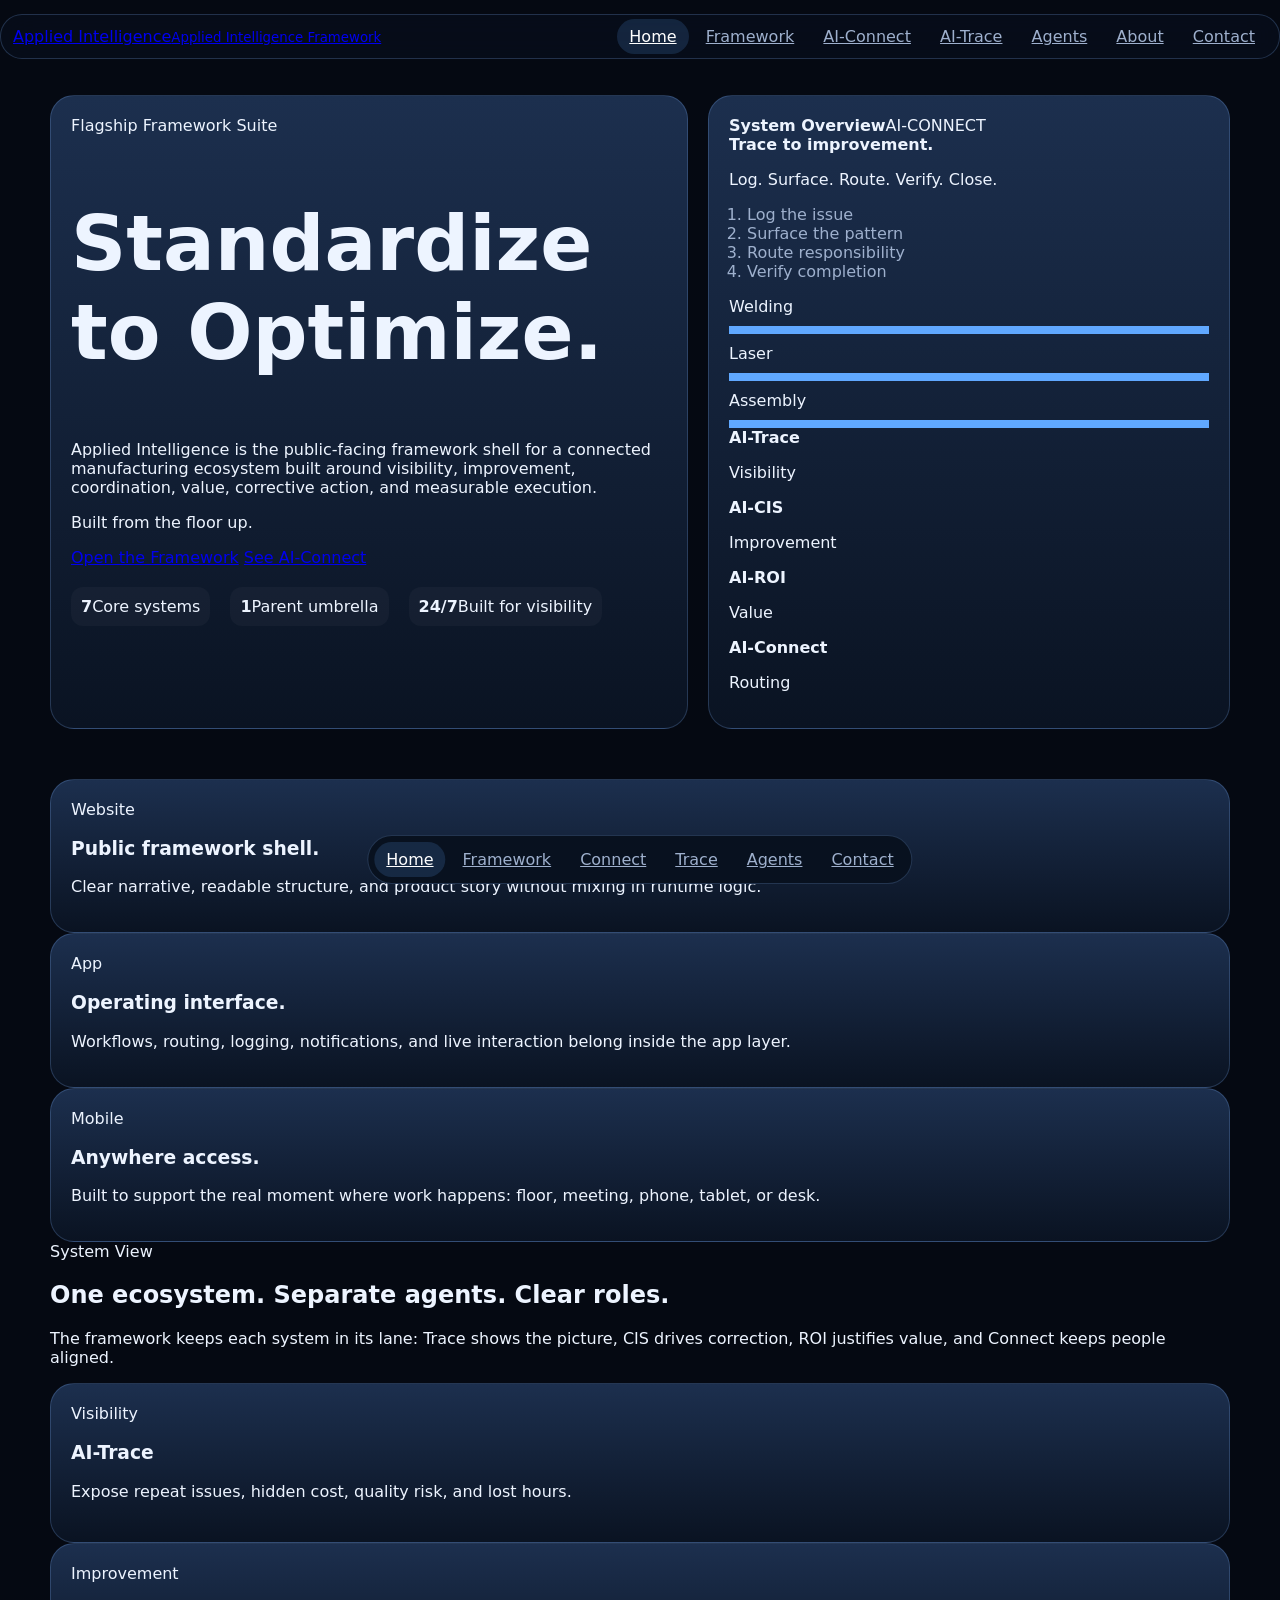
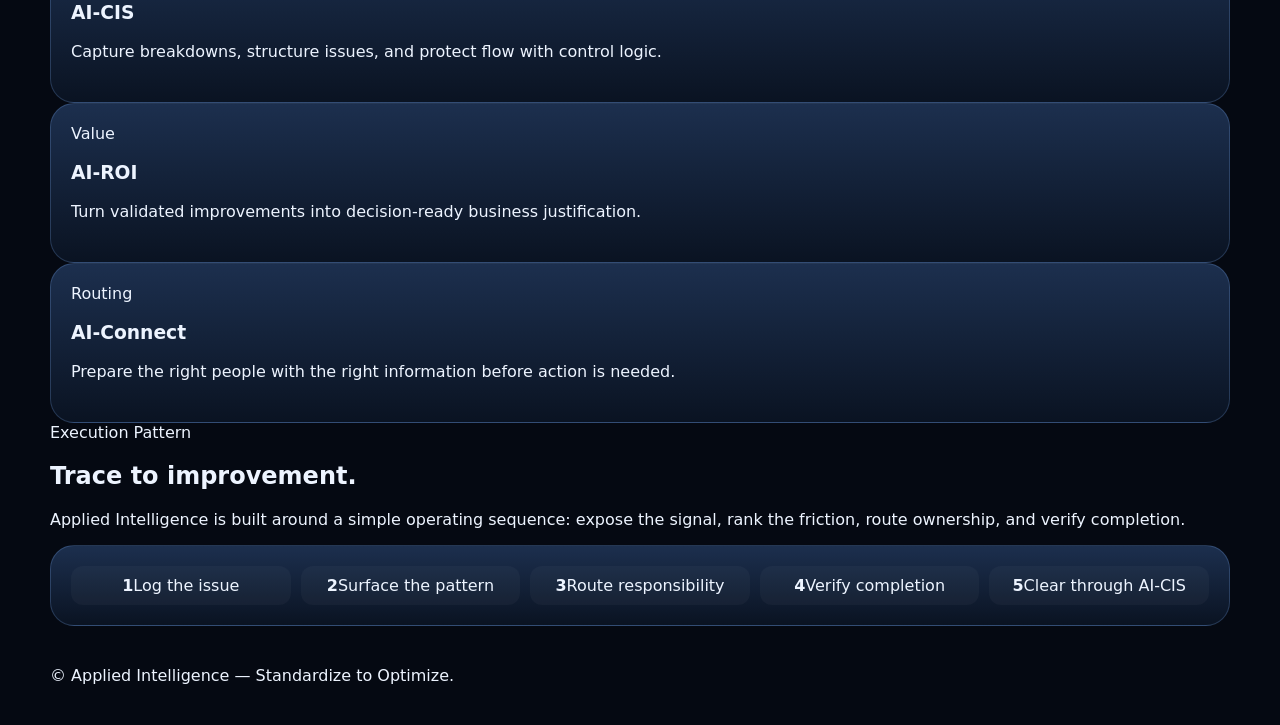
<file: index.html>
<!doctype html>
<html lang="en">
<head>
  <meta charset="UTF-8" />
  <meta name="viewport" content="width=device-width, initial-scale=1.0" />
  <title>Applied Intelligence — Standardize to Optimize</title>
  <meta name="description" content="Applied Intelligence is the public framework shell for connected manufacturing visibility, coordination, improvement, and measurable execution." />
  <link rel="stylesheet" href="style.css" />
</head>
<body>
  <header class="glass-nav">
    <div class="nav-inner">
      <a class="brand" href="index.html"><span class="brand-mark" aria-hidden="true"></span><span>Applied Intelligence<small>Applied Intelligence Framework</small></span></a>
      <nav class="nav-links" aria-label="Primary">
        <a class="active" href="index.html">Home</a>
        <a href="framework.html">Framework</a>
        <a href="ai-connect.html">AI-Connect</a>
        <a href="ai-trace.html">AI-Trace</a>
        <a href="agents.html">Agents</a>
        <a href="about.html">About</a>
        <a href="contact.html">Contact</a>
      </nav>
    </div>
  </header>

  <main class="container">
    <section class="hero dashboard-hero">
      <div class="panel hero-copy">
        <span class="eyebrow">Flagship Framework Suite</span>
        <h1>Standardize to Optimize.</h1>
        <p class="lead">Applied Intelligence is the public-facing framework shell for a connected manufacturing ecosystem built around visibility, improvement, coordination, value, corrective action, and measurable execution.</p>
        <p class="support-line">Built from the floor up.</p>
        <div class="hero-actions">
          <a class="btn primary" href="framework.html">Open the Framework</a>
          <a class="btn" href="ai-connect.html">See AI-Connect</a>
        </div>
        <div class="stat-strip">
          <div><strong>7</strong><span>Core systems</span></div>
          <div><strong>1</strong><span>Parent umbrella</span></div>
          <div><strong>24/7</strong><span>Built for visibility</span></div>
        </div>
      </div>

      <aside class="panel showcase" aria-label="Dashboard style system preview">
        <div class="device-shell">
          <div class="device-top"><strong>System Overview</strong><span>AI-CONNECT</span></div>
          <div class="device-grid">
            <div class="device-card tall">
              <strong>Trace to improvement.</strong>
              <p class="muted">Log. Surface. Route. Verify. Close.</p>
              <ol class="device-list">
                <li>Log the issue</li><li>Surface the pattern</li><li>Route responsibility</li><li>Verify completion</li>
              </ol>
              <div class="bars labeled">
                <div><span>Welding</span><div class="bar"><i style="--w: 92%"></i></div></div>
                <div><span>Laser</span><div class="bar"><i style="--w: 76%"></i></div></div>
                <div><span>Assembly</span><div class="bar"><i style="--w: 48%"></i></div></div>
              </div>
            </div>
            <div class="device-card"><strong>AI-Trace</strong><p class="muted">Visibility</p></div>
            <div class="device-card"><strong>AI-CIS</strong><p class="muted">Improvement</p></div>
            <div class="device-card"><strong>AI-ROI</strong><p class="muted">Value</p></div>
            <div class="device-card"><strong>AI-Connect</strong><p class="muted">Routing</p></div>
          </div>
        </div>
      </aside>
    </section>

    <section class="section system-band">
      <div class="grid three">
        <article class="card color-blue"><span class="tag">Website</span><h3>Public framework shell.</h3><p>Clear narrative, readable structure, and product story without mixing in runtime logic.</p></article>
        <article class="card color-teal"><span class="tag">App</span><h3>Operating interface.</h3><p>Workflows, routing, logging, notifications, and live interaction belong inside the app layer.</p></article>
        <article class="card color-copper"><span class="tag">Mobile</span><h3>Anywhere access.</h3><p>Built to support the real moment where work happens: floor, meeting, phone, tablet, or desk.</p></article>
      </div>
    </section>

    <section class="section">
      <div class="section-head">
        <div><span class="badge">System View</span><h2>One ecosystem. Separate agents. Clear roles.</h2></div>
        <p>The framework keeps each system in its lane: Trace shows the picture, CIS drives correction, ROI justifies value, and Connect keeps people aligned.</p>
      </div>
      <div class="grid four agent-grid">
        <article class="card color-blue"><span class="tag">Visibility</span><h3>AI-Trace</h3><p>Expose repeat issues, hidden cost, quality risk, and lost hours.</p></article>
        <article class="card color-copper"><span class="tag">Improvement</span><h3>AI-CIS</h3><p>Capture breakdowns, structure issues, and protect flow with control logic.</p></article>
        <article class="card color-green"><span class="tag">Value</span><h3>AI-ROI</h3><p>Turn validated improvements into decision-ready business justification.</p></article>
        <article class="card color-teal"><span class="tag">Routing</span><h3>AI-Connect</h3><p>Prepare the right people with the right information before action is needed.</p></article>
      </div>
    </section>

    <section class="section">
      <div class="section-head"><div><span class="badge">Execution Pattern</span><h2>Trace to improvement.</h2></div><p>Applied Intelligence is built around a simple operating sequence: expose the signal, rank the friction, route ownership, and verify completion.</p></div>
      <div class="process-card panel">
        <div><strong>1</strong><span>Log the issue</span></div>
        <div><strong>2</strong><span>Surface the pattern</span></div>
        <div><strong>3</strong><span>Route responsibility</span></div>
        <div><strong>4</strong><span>Verify completion</span></div>
        <div><strong>5</strong><span>Clear through AI-CIS</span></div>
      </div>
    </section>
  </main>

  <nav class="dock" aria-label="Quick navigation">
    <a class="active" href="index.html">Home</a>
    <a href="framework.html">Framework</a>
    <a href="ai-connect.html">Connect</a>
    <a href="ai-trace.html">Trace</a>
    <a href="agents.html">Agents</a>
    <a href="contact.html">Contact</a>
  </nav>

  <footer class="container">© Applied Intelligence — Standardize to Optimize.</footer>
</body>
</html>
</file>
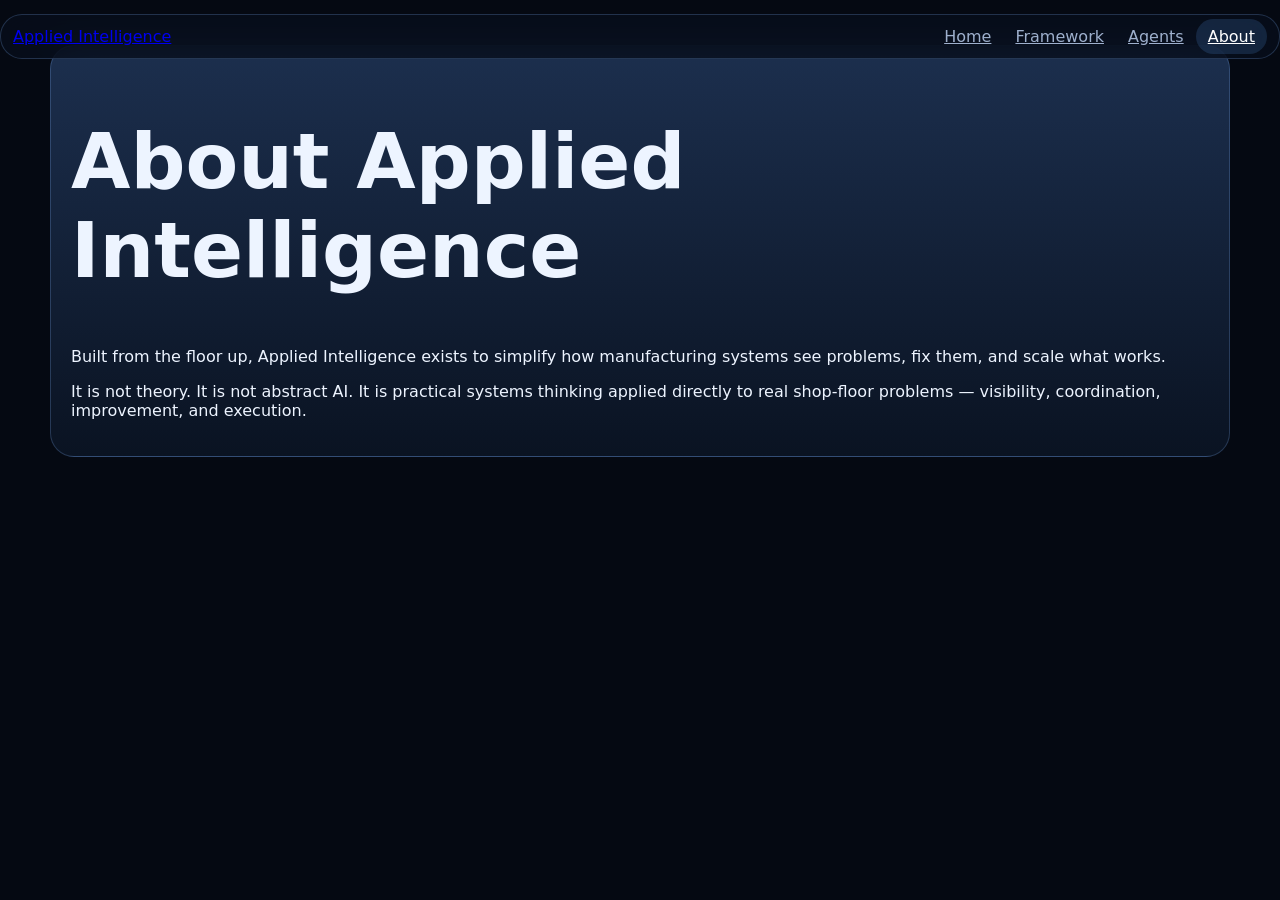
<file: about.html>
<!doctype html><html lang="en"><head><meta charset="UTF-8"><meta name="viewport" content="width=device-width, initial-scale=1.0"><title>About — Applied Intelligence</title><link rel="stylesheet" href="style.css"></head><body><header class="glass-nav"><div class="nav-inner"><a class="brand" href="index.html">Applied Intelligence</a><nav class="nav-links"><a href="index.html">Home</a><a href="framework.html">Framework</a><a href="agents.html">Agents</a><a class="active" href="about.html">About</a></nav></div></header><main class="container page-main"><div class="card"><h1>About Applied Intelligence</h1><p class="muted">Built from the floor up, Applied Intelligence exists to simplify how manufacturing systems see problems, fix them, and scale what works.</p><p>It is not theory. It is not abstract AI. It is practical systems thinking applied directly to real shop-floor problems — visibility, coordination, improvement, and execution.</p></div></main></body></html>
</file>
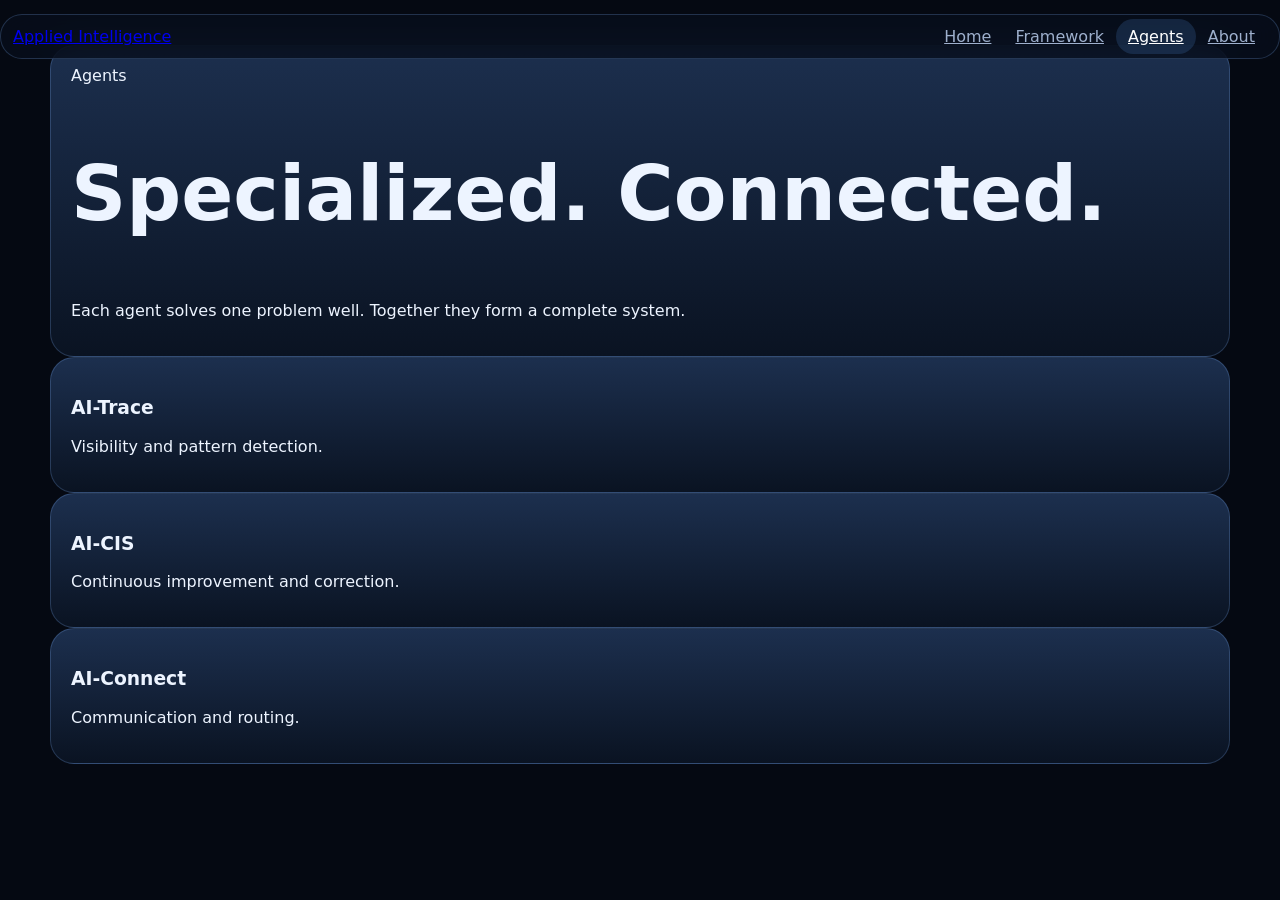
<file: agents.html>
<!doctype html><html lang="en"><head><meta charset="UTF-8"><meta name="viewport" content="width=device-width, initial-scale=1.0"><title>Agents — Applied Intelligence</title><link rel="stylesheet" href="style.css"></head><body><header class="glass-nav"><div class="nav-inner"><a class="brand" href="index.html">Applied Intelligence</a><nav class="nav-links"><a href="index.html">Home</a><a href="framework.html">Framework</a><a class="active" href="agents.html">Agents</a><a href="about.html">About</a></nav></div></header><main class="container"><section class="page-hero"><div class="panel"><span class="eyebrow">Agents</span><h1>Specialized. Connected.</h1><p>Each agent solves one problem well. Together they form a complete system.</p></div></section><section class="grid three"><article class="card"><h3>AI-Trace</h3><p>Visibility and pattern detection.</p></article><article class="card"><h3>AI-CIS</h3><p>Continuous improvement and correction.</p></article><article class="card"><h3>AI-Connect</h3><p>Communication and routing.</p></article></section></main></body></html>
</file>
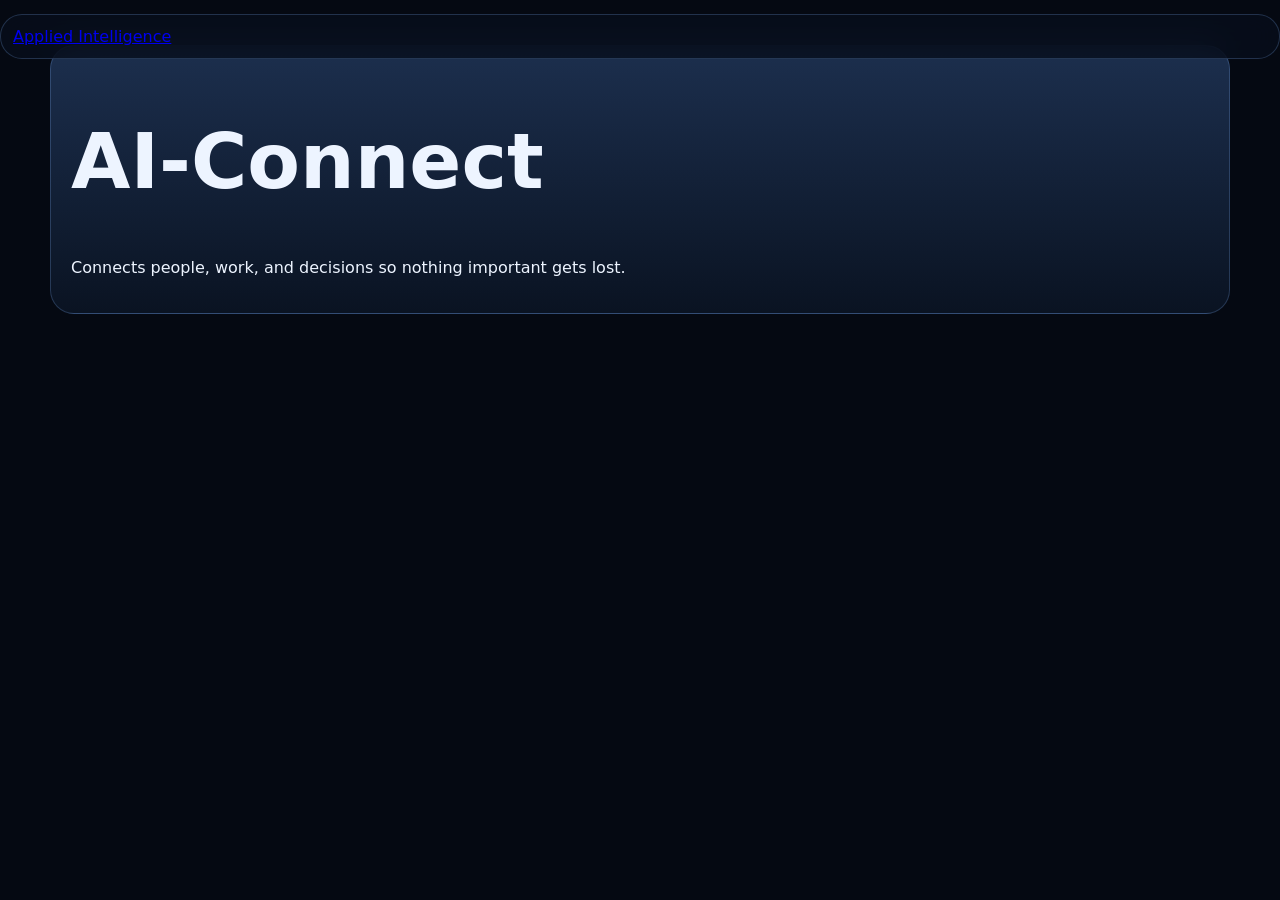
<file: ai-connect.html>
<!doctype html><html lang="en"><head><meta charset="UTF-8"><meta name="viewport" content="width=device-width, initial-scale=1.0"><title>AI-Connect</title><link rel="stylesheet" href="style.css"></head><body><header class="glass-nav"><div class="nav-inner"><a class="brand" href="index.html">Applied Intelligence</a></div></header><main class="container"><div class="card"><h1>AI-Connect</h1><p class="muted">Connects people, work, and decisions so nothing important gets lost.</p></div></main></body></html>
</file>
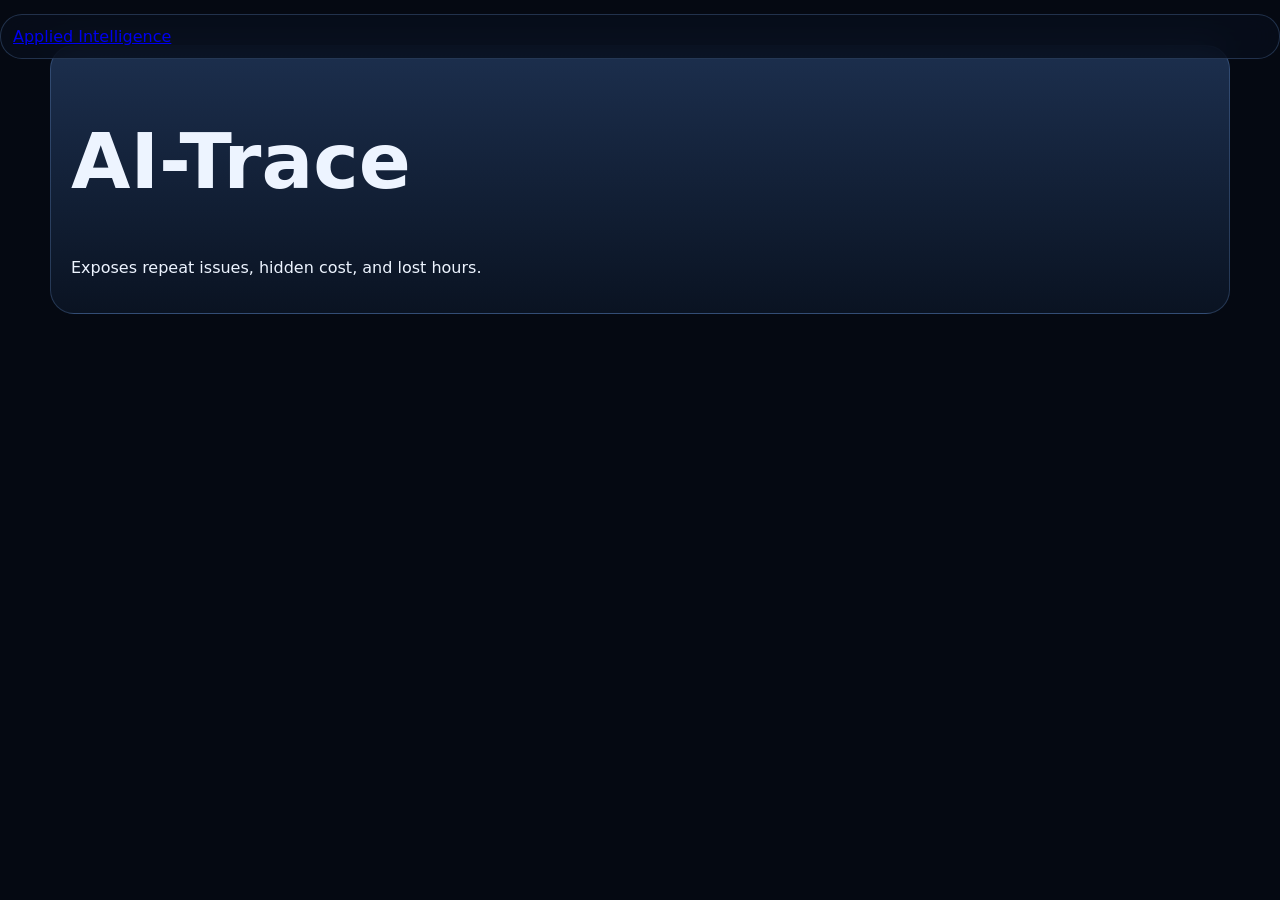
<file: ai-trace.html>
<!doctype html><html lang="en"><head><meta charset="UTF-8"><meta name="viewport" content="width=device-width, initial-scale=1.0"><title>AI-Trace</title><link rel="stylesheet" href="style.css"></head><body><header class="glass-nav"><div class="nav-inner"><a class="brand" href="index.html">Applied Intelligence</a></div></header><main class="container"><div class="card"><h1>AI-Trace</h1><p class="muted">Exposes repeat issues, hidden cost, and lost hours.</p></div></main></body></html>
</file>
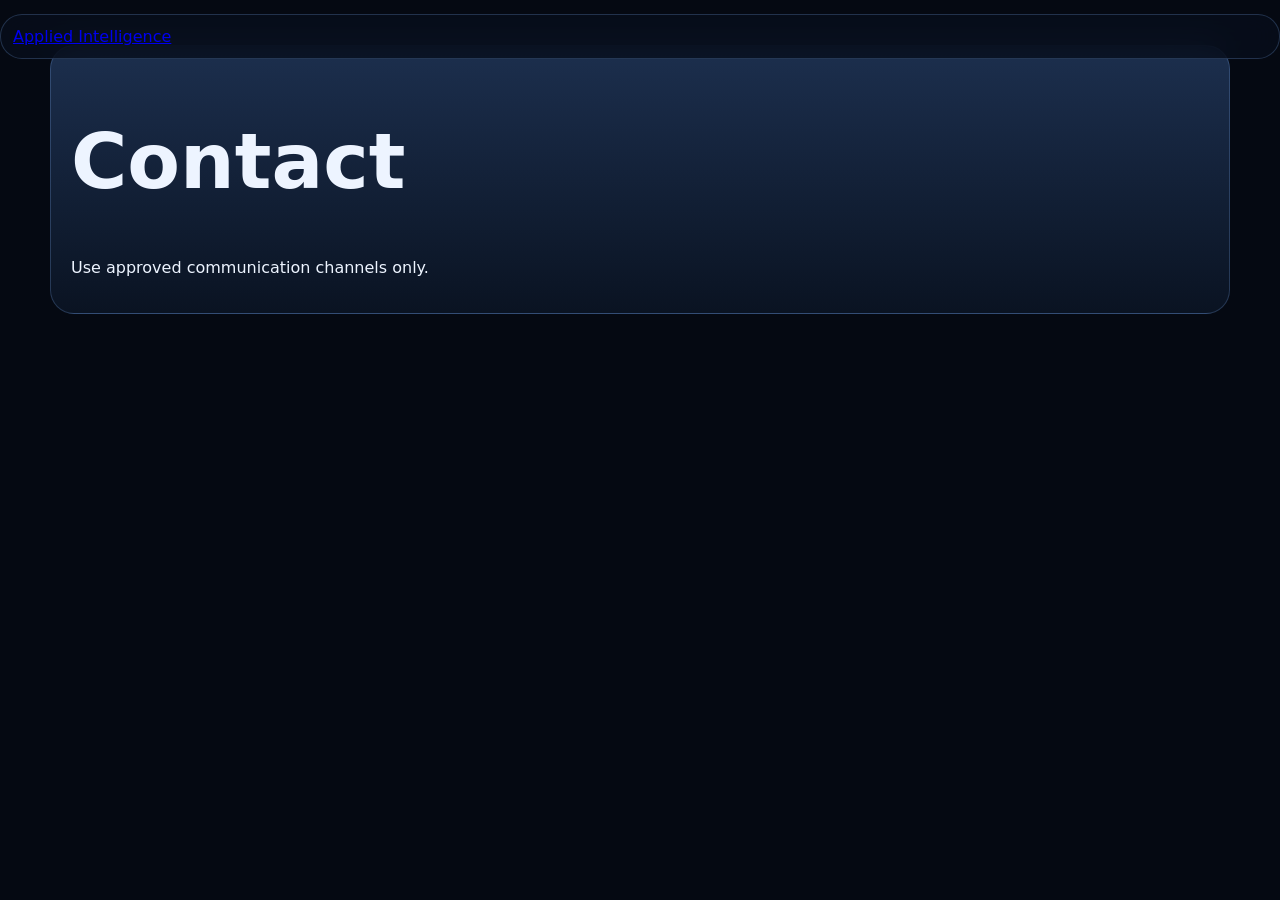
<file: contact.html>
<!doctype html><html lang="en"><head><meta charset="UTF-8"><meta name="viewport" content="width=device-width, initial-scale=1.0"><title>Contact</title><link rel="stylesheet" href="style.css"></head><body><header class="glass-nav"><div class="nav-inner"><a class="brand" href="index.html">Applied Intelligence</a></div></header><main class="container"><div class="card"><h1>Contact</h1><p class="muted">Use approved communication channels only.</p></div></main></body></html>
</file>
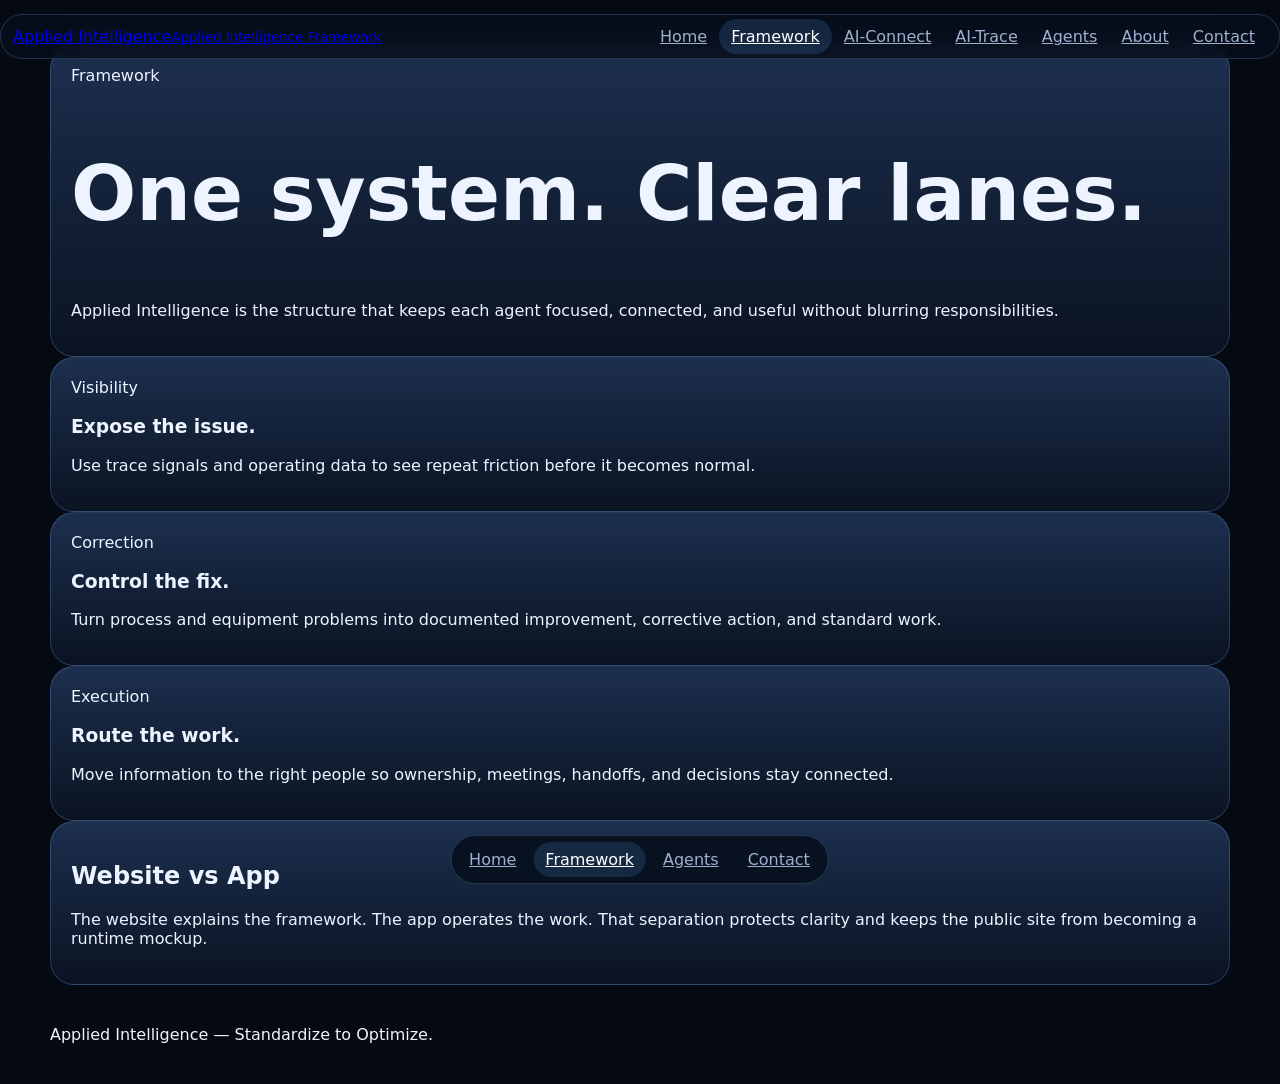
<file: framework.html>
<!doctype html>
<html lang="en">
<head>
  <meta charset="UTF-8" />
  <meta name="viewport" content="width=device-width, initial-scale=1.0" />
  <title>Framework — Applied Intelligence</title>
  <link rel="stylesheet" href="style.css" />
</head>
<body>
  <header class="glass-nav"><div class="nav-inner"><a class="brand" href="index.html"><span class="brand-mark" aria-hidden="true"></span><span>Applied Intelligence<small>Applied Intelligence Framework</small></span></a><nav class="nav-links"><a href="index.html">Home</a><a class="active" href="framework.html">Framework</a><a href="ai-connect.html">AI-Connect</a><a href="ai-trace.html">AI-Trace</a><a href="agents.html">Agents</a><a href="about.html">About</a><a href="contact.html">Contact</a></nav></div></header>
  <main class="container">
    <section class="page-hero"><div class="panel"><span class="eyebrow">Framework</span><h1>One system. Clear lanes.</h1><p>Applied Intelligence is the structure that keeps each agent focused, connected, and useful without blurring responsibilities.</p></div></section>
    <section class="content-block grid three">
      <article class="card"><span class="tag">Visibility</span><h3>Expose the issue.</h3><p>Use trace signals and operating data to see repeat friction before it becomes normal.</p></article>
      <article class="card"><span class="tag">Correction</span><h3>Control the fix.</h3><p>Turn process and equipment problems into documented improvement, corrective action, and standard work.</p></article>
      <article class="card"><span class="tag">Execution</span><h3>Route the work.</h3><p>Move information to the right people so ownership, meetings, handoffs, and decisions stay connected.</p></article>
    </section>
    <section class="content-block"><article class="card"><h2>Website vs App</h2><p class="callout">The website explains the framework. The app operates the work. That separation protects clarity and keeps the public site from becoming a runtime mockup.</p></article></section>
  </main>
  <nav class="dock" aria-label="Quick navigation"><a href="index.html">Home</a><a class="active" href="framework.html">Framework</a><a href="agents.html">Agents</a><a href="contact.html">Contact</a></nav>
  <footer class="container">Applied Intelligence — Standardize to Optimize.</footer>
</body>
</html>
</file>
<file: style.css>
:root {
  --bg: #050912;--panel: rgba(13,24,42,.72);--line: rgba(133,184,255,.22);
  --line-strong: rgba(124,184,255,.38);--text:#edf4ff;--muted:#9eb0cd;
  --blue:#60a8ff;--blue-soft:rgba(96,168,255,.16);
  --radius:24px;--shadow:0 26px 70px rgba(0,0,0,.42);
}
*{box-sizing:border-box}body{margin:0;font-family:Inter,system-ui;background:#050912;color:var(--text)}
.container{width:min(1180px,calc(100% - 32px));margin:0 auto}
.glass-nav{position:sticky;top:14px;border:1px solid var(--line);border-radius:22px;background:rgba(8,15,29,.72);backdrop-filter:blur(18px)}
.nav-inner{display:flex;justify-content:space-between;padding:12px}
.nav-links a,.dock a{padding:8px 12px;border-radius:999px;color:var(--muted)}
.nav-links a.active,.dock a.active{background:var(--blue-soft);color:#fff}
.hero{display:grid;grid-template-columns:1.1fr .9fr;gap:20px;padding:50px 0}
.panel,.card{border:1px solid var(--line);border-radius:var(--radius);background:linear-gradient(#1c2f4e,#0a1322);padding:20px}
h1{font-size:clamp(3rem,6vw,6rem)}
.stat-strip{display:flex;gap:20px;margin-top:20px}
.stat-strip div{background:rgba(255,255,255,.03);padding:10px;border-radius:12px}
.device-list{padding-left:18px;color:var(--muted)}
.bars.labeled div{margin-top:10px}
.bar{height:8px;background:#1c2f4e;border-radius:999px}
.bar i{display:block;height:100%;background:var(--blue)}
.system-band .card{min-height:140px}
.agent-grid .card{min-height:160px}
.process-card{display:grid;grid-template-columns:repeat(5,1fr);gap:10px}
.process-card div{background:rgba(255,255,255,.03);padding:10px;border-radius:12px;text-align:center}
.dock{position:fixed;bottom:16px;left:50%;transform:translateX(-50%);display:flex;gap:5px;padding:6px;border:1px solid var(--line);border-radius:999px;background:#08111f}
footer{padding:40px 0}
@media(max-width:900px){.hero,.process-card{grid-template-columns:1fr}}

/* Preview trigger: Cloudflare Pages should build this PR branch before merge review. */
</file>
